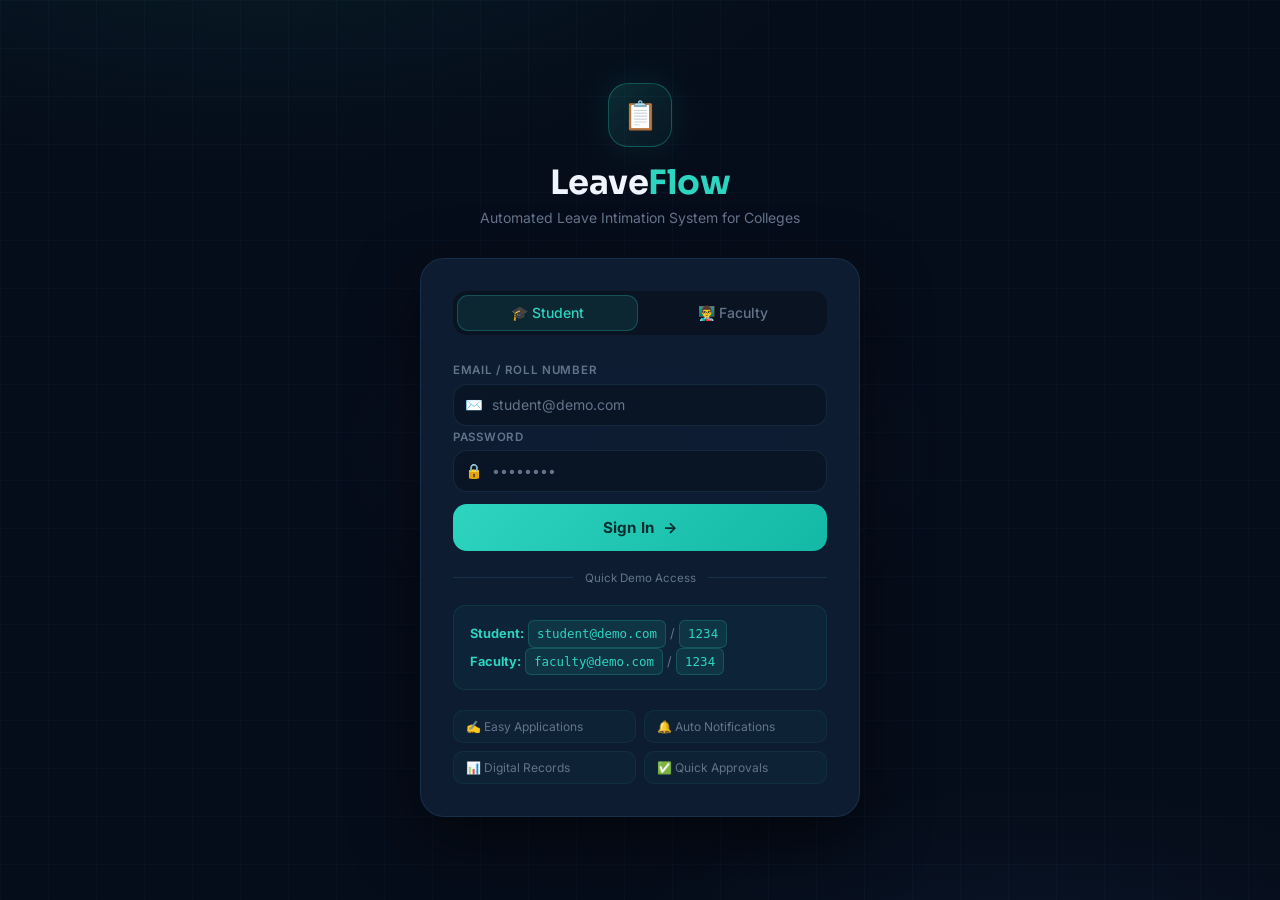
<file: index.html>
﻿<!DOCTYPE html>
<html lang="en">
<head>
  <meta charset="UTF-8"/>
  <meta name="viewport" content="width=device-width, initial-scale=1.0"/>
  <title>LeaveFlow — Login</title>
  <link rel="stylesheet" href="frontend/assets/styles/main.css"/>
  <link rel="stylesheet" href="frontend/assets/styles/components.css"/>
  <style>
    body{display:flex;align-items:center;justify-content:center;min-height:100vh;padding:1.5rem;}
    .login-wrap{width:100%;max-width:440px;position:relative;z-index:1;animation:fadeUp .65s cubic-bezier(.16,1,.3,1) both;}
    .login-brand{text-align:center;margin-bottom:2rem;}
    .login-logo{width:64px;height:64px;background:linear-gradient(135deg,rgba(45,212,191,.15),rgba(45,212,191,.05));border:1px solid rgba(45,212,191,.3);border-radius:20px;display:flex;align-items:center;justify-content:center;margin:0 auto 1rem;font-size:28px;box-shadow:0 0 40px rgba(45,212,191,.12);}
    .login-brand h1{font-family:'Sora',sans-serif;font-size:2.1rem;color:var(--text-1);letter-spacing:-.5px;}
    .login-brand h1 span{color:var(--teal);}
    .login-brand p{color:var(--text-3);font-size:.875rem;margin-top:.35rem;}
    .login-card{background:rgba(15,30,53,.9);border:1px solid var(--border);border-radius:24px;padding:2rem;backdrop-filter:blur(24px);box-shadow:0 24px 64px rgba(0,0,0,.5);}
    .role-tabs{display:flex;gap:4px;background:rgba(0,0,0,.3);border-radius:14px;padding:4px;margin-bottom:1.75rem;}
    .role-tab{flex:1;padding:.55rem;border:1px solid transparent;background:transparent;color:var(--text-3);font-family:'Inter',sans-serif;font-size:.875rem;font-weight:500;cursor:pointer;border-radius:11px;transition:all var(--transition);}
    .role-tab.active{background:var(--teal-dim);color:var(--teal);border-color:rgba(45,212,191,.25);}
    .login-error{display:none;color:var(--rejected);font-size:.82rem;margin-top:.75rem;padding:.6rem .875rem;background:var(--rejected-bg);border:1px solid rgba(248,113,113,.25);border-radius:10px;text-align:center;}
    .btn-login{width:100%;padding:.875rem;background:linear-gradient(135deg,var(--teal),#14b8a6);color:#042f2e;border:none;border-radius:14px;font-family:'Inter',sans-serif;font-size:.95rem;font-weight:700;cursor:pointer;margin-top:.5rem;transition:all .2s;letter-spacing:.3px;}
    .btn-login:hover{transform:translateY(-1px);box-shadow:0 8px 28px rgba(45,212,191,.3);}
    .btn-login:disabled{opacity:.6;cursor:not-allowed;transform:none;}
    .demo-box{margin-top:1.25rem;padding:.875rem 1rem;background:rgba(45,212,191,.04);border:1px solid rgba(45,212,191,.1);border-radius:12px;font-size:.8rem;color:var(--text-3);line-height:1.9;}
    .demo-box strong{color:var(--teal);}
    .demo-chip{display:inline-block;background:rgba(45,212,191,.1);border:1px solid rgba(45,212,191,.2);border-radius:6px;padding:1px 8px;font-family:monospace;font-size:.78rem;color:var(--teal);cursor:pointer;transition:background .15s;}
    .demo-chip:hover{background:rgba(45,212,191,.2);}
    .feat-grid{display:grid;grid-template-columns:1fr 1fr;gap:.5rem;margin-top:1.25rem;}
    .feat-chip{display:flex;align-items:center;gap:7px;padding:.5rem .75rem;background:rgba(45,212,191,.03);border:1px solid rgba(45,212,191,.07);border-radius:10px;font-size:.75rem;color:var(--text-3);}
  </style>
</head>
<body>
<div class="bg-mesh"></div>
<div class="bg-grid"></div>

<div class="login-wrap">
  <div class="login-brand">
    <div class="login-logo">📋</div>
    <h1>Leave<span>Flow</span></h1>
    <p>Automated Leave Intimation System for Colleges</p>
  </div>

  <div class="login-card">
    <div class="role-tabs">
      <button class="role-tab active" id="tab-student" onclick="setRole('student')">🎓 Student</button>
      <button class="role-tab" id="tab-faculty" onclick="setRole('faculty')">👨‍🏫 Faculty</button>
    </div>

    <div class="form-group">
      <label class="form-label">Email / Roll Number</label>
      <div class="input-group">
        <span class="input-icon">✉️</span>
        <input type="text" class="form-control" id="login-email" placeholder="student@demo.com" autocomplete="username"/>
      </div>
    </div>

    <div class="form-group">
      <label class="form-label">Password</label>
      <div class="input-group">
        <span class="input-icon">🔒</span>
        <input type="password" class="form-control" id="login-pass" placeholder="••••••••" autocomplete="current-password"/>
      </div>
    </div>

    <div class="login-error" id="login-error"></div>

    <button class="btn-login" id="login-btn" onclick="login()">Sign In &nbsp;→</button>

    <div class="divider"><span>Quick Demo Access</span></div>

    <div class="demo-box">
      <strong>Student:</strong> <span class="demo-chip" onclick="fillDemo('student')">student@demo.com</span> / <span class="demo-chip" onclick="fillDemo('student')">1234</span><br>
      <strong>Faculty:</strong> <span class="demo-chip" onclick="fillDemo('faculty')">faculty@demo.com</span> / <span class="demo-chip" onclick="fillDemo('faculty')">1234</span>
    </div>

    <div class="feat-grid">
      <div class="feat-chip">✍️ Easy Applications</div>
      <div class="feat-chip">🔔 Auto Notifications</div>
      <div class="feat-chip">📊 Digital Records</div>
      <div class="feat-chip">✅ Quick Approvals</div>
    </div>
  </div>
</div>

<script src="frontend/assets/scripts/storage.js"></script>
<script>
let currentRole = 'student';

function setRole(role) {
  currentRole = role;
  document.getElementById('tab-student').classList.toggle('active', role === 'student');
  document.getElementById('tab-faculty').classList.toggle('active', role === 'faculty');
  document.getElementById('login-email').value = '';
  document.getElementById('login-pass').value = '';
  document.getElementById('login-error').style.display = 'none';
  document.getElementById('login-email').placeholder = role === 'student' ? 'student@demo.com' : 'faculty@demo.com';
}

function fillDemo(role) {
  setRole(role);
  document.getElementById('login-email').value = role === 'student' ? 'student@demo.com' : 'faculty@demo.com';
  document.getElementById('login-pass').value = '1234';
}

function login() {
  const email = document.getElementById('login-email').value.trim();
  const pass = document.getElementById('login-pass').value.trim();
  const btn = document.getElementById('login-btn');
  const err = document.getElementById('login-error');

  if (!email || !pass) {
    err.textContent = '⚠ Please enter your credentials.';
    err.style.display = 'block';
    setTimeout(() => err.style.display = 'none', 3500);
    return;
  }

  btn.disabled = true;
  btn.innerHTML = '<span class="spinner"></span> Signing in…';

  setTimeout(() => {
    if (currentRole === 'student' && email === 'student@demo.com' && pass === '1234') {
      Storage.setUser({role:'student', name:'Arjun Sharma', id:'CS2021045', dept:'Computer Science', year:'3rd Year', faculty:'Dr. Priya Nair'});
      window.location.href = 'frontend/pages/student-dashboard.html';
    } else if (currentRole === 'faculty' && email === 'faculty@demo.com' && pass === '1234') {
      Storage.setUser({role:'faculty', name:'Dr. Priya Nair', id:'FAC2015', dept:'Computer Science', designation:'Associate Professor'});
      window.location.href = 'frontend/pages/faculty-dashboard.html';
    } else {
      btn.disabled = false;
      btn.innerHTML = 'Sign In &nbsp;→';
      err.textContent = '⚠ Invalid credentials. Use the demo accounts below.';
      err.style.display = 'block';
      setTimeout(() => err.style.display = 'none', 4000);
    }
  }, 650);
}

document.addEventListener('DOMContentLoaded', () => {
  Storage.seed();
  document.getElementById('login-email').addEventListener('keydown', e => { if (e.key === 'Enter') login(); });
  document.getElementById('login-pass').addEventListener('keydown', e => { if (e.key === 'Enter') login(); });
});
</script>
</body>
</html>
</file>
<file: frontend/assets/styles/main.css>
/* ============================================================
   LeaveFlow — Base Styles & Design Tokens
   ============================================================ */
@import url('https://fonts.googleapis.com/css2?family=Inter:wght@300;400;500;600;700&family=Sora:wght@400;600;700&display=swap');

:root {
  /* Palette */
  --bg:            #060d1a;
  --bg-2:          #0b1628;
  --bg-3:          #0f1e35;
  --surface:       rgba(15, 30, 53, 0.85);
  --surface-2:     rgba(20, 40, 70, 0.6);
  --border:        rgba(99, 179, 237, 0.12);
  --border-hover:  rgba(99, 179, 237, 0.28);

  /* Accent */
  --teal:          #2dd4bf;
  --teal-dim:      rgba(45, 212, 191, 0.10);
  --teal-glow:     rgba(45, 212, 191, 0.20);
  --blue:          #60a5fa;
  --blue-dim:      rgba(96, 165, 250, 0.10);
  --purple:        #a78bfa;

  /* Status */
  --pending:       #fbbf24;
  --pending-bg:    rgba(251, 191, 36, 0.10);
  --approved:      #34d399;
  --approved-bg:   rgba(52, 211, 153, 0.10);
  --rejected:      #f87171;
  --rejected-bg:   rgba(248, 113, 113, 0.10);

  /* Text */
  --text-1:        #f0f6ff;
  --text-2:        #94a3b8;
  --text-3:        #64748b;

  /* Misc */
  --sidebar-w:     260px;
  --radius-s:      8px;
  --radius-m:      14px;
  --radius-l:      20px;
  --radius-xl:     28px;
  --shadow-card:   0 4px 24px rgba(0,0,0,0.35);
  --shadow-glow:   0 0 40px rgba(45,212,191,0.08);
  --transition:    0.22s cubic-bezier(0.4, 0, 0.2, 1);
}

*, *::before, *::after { margin: 0; padding: 0; box-sizing: border-box; }
html { scroll-behavior: smooth; }

body {
  font-family: 'Inter', sans-serif;
  background: var(--bg);
  color: var(--text-2);
  min-height: 100vh;
  -webkit-font-smoothing: antialiased;
  overflow-x: hidden;
}

/* ── Scrollbar ── */
::-webkit-scrollbar { width: 5px; height: 5px; }
::-webkit-scrollbar-track { background: transparent; }
::-webkit-scrollbar-thumb { background: rgba(99,179,237,0.18); border-radius: 10px; }
::-webkit-scrollbar-thumb:hover { background: rgba(99,179,237,0.35); }

/* ── Background mesh ── */
.bg-mesh {
  position: fixed; inset: 0; z-index: 0; pointer-events: none;
  background:
    radial-gradient(ellipse 80% 50% at 20% -10%, rgba(45,212,191,0.07) 0%, transparent 60%),
    radial-gradient(ellipse 60% 40% at 80% 110%, rgba(96,165,250,0.06) 0%, transparent 60%),
    radial-gradient(ellipse 40% 30% at 50% 50%, rgba(167,139,250,0.03) 0%, transparent 70%);
}
.bg-grid {
  position: fixed; inset: 0; z-index: 0; pointer-events: none;
  background-image:
    linear-gradient(rgba(99,179,237,0.03) 1px, transparent 1px),
    linear-gradient(90deg, rgba(99,179,237,0.03) 1px, transparent 1px);
  background-size: 48px 48px;
}

/* ── Typography ── */
h1, h2, h3, h4 { font-family: 'Sora', sans-serif; color: var(--text-1); line-height: 1.2; }

/* ── Animations ── */
@keyframes fadeUp   { from { opacity:0; transform:translateY(20px); } to { opacity:1; transform:translateY(0); } }
@keyframes fadeIn   { from { opacity:0; transform:translateY(8px);  } to { opacity:1; transform:translateY(0); } }
@keyframes scaleIn  { from { opacity:0; transform:scale(0.95);      } to { opacity:1; transform:scale(1);     } }
@keyframes pulse    { 0%,100% { opacity:1; } 50% { opacity:0.5; } }
@keyframes shimmer  { from { background-position: -200% 0; } to { background-position: 200% 0; } }
@keyframes spin     { to { transform: rotate(360deg); } }
@keyframes countUp  { from { opacity:0; transform:translateY(10px); } to { opacity:1; transform:translateY(0); } }

.anim-fadeup  { animation: fadeUp  0.6s cubic-bezier(0.16,1,0.3,1) both; }
.anim-fadein  { animation: fadeIn  0.3s ease both; }
.anim-scalein { animation: scaleIn 0.3s ease both; }

/* ── Spinner ── */
.spinner {
  display: inline-block; width: 16px; height: 16px;
  border: 2px solid rgba(6,13,26,0.3);
  border-top-color: var(--bg);
  border-radius: 50%;
  animation: spin 0.7s linear infinite;
  vertical-align: middle;
}
</file>
<file: frontend/assets/styles/components.css>
/* ============================================================
   LeaveFlow — UI Components
   ============================================================ */

/* ══ BUTTONS ══ */
.btn {
  display: inline-flex; align-items: center; justify-content: center; gap: 7px;
  padding: 0.65rem 1.4rem;
  border: none; border-radius: var(--radius-m);
  font-family: 'Inter', sans-serif; font-size: 0.875rem; font-weight: 600;
  cursor: pointer; transition: all var(--transition);
  white-space: nowrap; letter-spacing: 0.2px;
  position: relative; overflow: hidden;
}
.btn::after {
  content: ''; position: absolute; inset: 0;
  background: rgba(255,255,255,0); transition: background var(--transition);
}
.btn:hover::after { background: rgba(255,255,255,0.06); }
.btn:active { transform: scale(0.97); }
.btn:disabled { opacity: 0.5; cursor: not-allowed; transform: none !important; }

.btn-primary {
  background: linear-gradient(135deg, var(--teal) 0%, #14b8a6 100%);
  color: #042f2e;
  box-shadow: 0 4px 16px rgba(45,212,191,0.25);
}
.btn-primary:hover { box-shadow: 0 6px 24px rgba(45,212,191,0.38); transform: translateY(-1px); }

.btn-secondary {
  background: var(--surface-2);
  color: var(--text-2);
  border: 1px solid var(--border);
}
.btn-secondary:hover { border-color: var(--border-hover); color: var(--text-1); }

.btn-danger {
  background: var(--rejected-bg);
  color: var(--rejected);
  border: 1px solid rgba(248,113,113,0.25);
}
.btn-danger:hover { background: rgba(248,113,113,0.18); }

.btn-success {
  background: var(--approved-bg);
  color: var(--approved);
  border: 1px solid rgba(52,211,153,0.25);
}
.btn-success:hover { background: rgba(52,211,153,0.18); }

.btn-ghost {
  background: transparent; color: var(--text-2);
  border: 1px solid var(--border);
}
.btn-ghost:hover { background: var(--surface-2); color: var(--text-1); border-color: var(--border-hover); }

.btn-sm { padding: 0.4rem 0.9rem; font-size: 0.78rem; border-radius: var(--radius-s); }
.btn-lg { padding: 0.85rem 2rem; font-size: 0.95rem; }
.btn-full { width: 100%; }

.btn-icon {
  width: 36px; height: 36px; padding: 0;
  border-radius: var(--radius-s);
  background: var(--surface-2); border: 1px solid var(--border);
  color: var(--text-2); font-size: 1rem;
  display: inline-flex; align-items: center; justify-content: center;
  cursor: pointer; transition: all var(--transition);
}
.btn-icon:hover { background: var(--teal-dim); border-color: var(--border-hover); color: var(--teal); }

/* ══ CARDS ══ */
.card {
  background: var(--surface);
  border: 1px solid var(--border);
  border-radius: var(--radius-l);
  padding: 1.5rem;
  backdrop-filter: blur(20px);
  box-shadow: var(--shadow-card);
  transition: border-color var(--transition), box-shadow var(--transition);
}
.card:hover { border-color: var(--border-hover); }

.card-header {
  display: flex; align-items: center; justify-content: space-between;
  margin-bottom: 1.25rem;
}
.card-title {
  font-family: 'Sora', sans-serif;
  font-size: 0.95rem; font-weight: 600;
  color: var(--text-1);
  display: flex; align-items: center; gap: 8px;
}
.card-title .icon {
  width: 30px; height: 30px;
  background: var(--teal-dim); border-radius: var(--radius-s);
  display: flex; align-items: center; justify-content: center;
  font-size: 0.9rem;
}

/* ══ STAT CARDS ══ */
.stats-grid {
  display: grid;
  grid-template-columns: repeat(4, 1fr);
  gap: 1rem;
  margin-bottom: 1.75rem;
}
.stat-card {
  background: var(--surface);
  border: 1px solid var(--border);
  border-radius: var(--radius-l);
  padding: 1.35rem 1.4rem;
  position: relative; overflow: hidden;
  transition: all var(--transition);
  cursor: default;
}
.stat-card::before {
  content: ''; position: absolute;
  top: 0; left: 0; right: 0; height: 2px;
  background: var(--teal);
  opacity: 0; transition: opacity var(--transition);
}
.stat-card:hover { border-color: var(--border-hover); transform: translateY(-2px); box-shadow: 0 8px 32px rgba(0,0,0,0.3); }
.stat-card:hover::before { opacity: 1; }

.stat-card.c-teal::before   { background: var(--teal); }
.stat-card.c-blue::before   { background: var(--blue); }
.stat-card.c-yellow::before { background: var(--pending); }
.stat-card.c-red::before    { background: var(--rejected); }
.stat-card.c-purple::before { background: var(--purple); }

.stat-icon {
  width: 38px; height: 38px;
  border-radius: var(--radius-s);
  display: flex; align-items: center; justify-content: center;
  font-size: 1.1rem; margin-bottom: 0.85rem;
}
.c-teal   .stat-icon { background: var(--teal-dim);    }
.c-blue   .stat-icon { background: var(--blue-dim);    }
.c-yellow .stat-icon { background: var(--pending-bg);  }
.c-red    .stat-icon { background: var(--rejected-bg); }
.c-purple .stat-icon { background: rgba(167,139,250,0.1); }

.stat-value {
  font-family: 'Sora', sans-serif;
  font-size: 2rem; font-weight: 700;
  color: var(--text-1); line-height: 1;
  animation: countUp 0.5s ease both;
}
.c-teal   .stat-value { color: var(--teal);    }
.c-blue   .stat-value { color: var(--blue);    }
.c-yellow .stat-value { color: var(--pending); }
.c-red    .stat-value { color: var(--rejected);}
.c-purple .stat-value { color: var(--purple);  }

.stat-label { font-size: 0.75rem; color: var(--text-3); text-transform: uppercase; letter-spacing: 0.7px; margin-top: 0.35rem; }
.stat-sub   { font-size: 0.72rem; color: var(--text-3); margin-top: 0.2rem; }

/* ══ BADGES ══ */
.badge {
  display: inline-flex; align-items: center; gap: 4px;
  padding: 0.2rem 0.65rem;
  border-radius: 100px;
  font-size: 0.7rem; font-weight: 600;
  letter-spacing: 0.4px; white-space: nowrap;
}
.badge-pending  { background: var(--pending-bg);  color: var(--pending);  border: 1px solid rgba(251,191,36,0.25); }
.badge-approved { background: var(--approved-bg); color: var(--approved); border: 1px solid rgba(52,211,153,0.25); }
.badge-rejected { background: var(--rejected-bg); color: var(--rejected); border: 1px solid rgba(248,113,113,0.25); }
.badge-info     { background: var(--blue-dim);    color: var(--blue);     border: 1px solid rgba(96,165,250,0.25); }
.badge-dot::before { content: '●'; font-size: 0.5rem; }

/* ══ FORM ELEMENTS ══ */
.form-grid   { display: grid; grid-template-columns: 1fr 1fr; gap: 1rem; }
.form-grid-3 { display: grid; grid-template-columns: 1fr 1fr 1fr; gap: 1rem; }
.form-group  { display: flex; flex-direction: column; gap: 0.4rem; margin-bottom: 0.25rem; }

.form-label {
  font-size: 0.72rem; font-weight: 600;
  color: var(--text-3); text-transform: uppercase; letter-spacing: 0.7px;
}

.form-control {
  width: 100%;
  padding: 0.72rem 1rem;
  background: rgba(0,0,0,0.25);
  border: 1px solid var(--border);
  border-radius: var(--radius-m);
  color: var(--text-1);
  font-family: 'Inter', sans-serif; font-size: 0.875rem;
  outline: none;
  transition: border-color var(--transition), box-shadow var(--transition), background var(--transition);
}
.form-control:focus {
  border-color: rgba(45,212,191,0.45);
  box-shadow: 0 0 0 3px rgba(45,212,191,0.08);
  background: rgba(0,0,0,0.35);
}
.form-control::placeholder { color: var(--text-3); }
.form-control[readonly]    { opacity: 0.6; cursor: default; }
.form-control option       { background: var(--bg-3); }
textarea.form-control      { resize: vertical; min-height: 90px; line-height: 1.6; }

.input-group { position: relative; }
.input-group .input-icon {
  position: absolute; left: 12px; top: 50%; transform: translateY(-50%);
  font-size: 0.9rem; pointer-events: none; color: var(--text-3);
}
.input-group .form-control { padding-left: 2.4rem; }

/* ══ TABLE ══ */
.table-wrap { overflow-x: auto; border-radius: var(--radius-m); }
table { width: 100%; border-collapse: collapse; font-size: 0.85rem; }
thead tr { border-bottom: 1px solid var(--border); }
thead th {
  padding: 0.7rem 1rem;
  text-align: left;
  font-size: 0.68rem; font-weight: 700;
  color: var(--text-3); text-transform: uppercase; letter-spacing: 0.8px;
  white-space: nowrap;
}
tbody td {
  padding: 0.9rem 1rem;
  border-bottom: 1px solid rgba(99,179,237,0.05);
  color: var(--text-2);
  vertical-align: middle;
}
tbody tr:last-child td { border-bottom: none; }
tbody tr { transition: background var(--transition); }
tbody tr:hover td { background: rgba(45,212,191,0.03); }
.td-primary { color: var(--text-1) !important; font-weight: 500; }
.td-muted   { color: var(--text-3) !important; font-size: 0.78rem; }
.td-clip    { max-width: 160px; white-space: nowrap; overflow: hidden; text-overflow: ellipsis; }

/* ══ NOTIFICATIONS ══ */
.notif-list { display: flex; flex-direction: column; }
.notif-item {
  display: flex; gap: 12px; align-items: flex-start;
  padding: 0.9rem 0.75rem;
  border-radius: var(--radius-m);
  transition: background var(--transition);
  cursor: default;
}
.notif-item:hover { background: var(--surface-2); }
.notif-item + .notif-item { border-top: 1px solid rgba(99,179,237,0.05); }
.notif-item.unread { background: rgba(45,212,191,0.03); }

.notif-dot {
  width: 8px; height: 8px; border-radius: 50%;
  margin-top: 6px; flex-shrink: 0;
}
.dot-teal   { background: var(--teal);    box-shadow: 0 0 8px rgba(45,212,191,0.6); }
.dot-yellow { background: var(--pending); box-shadow: 0 0 8px rgba(251,191,36,0.6); }
.dot-red    { background: var(--rejected);box-shadow: 0 0 8px rgba(248,113,113,0.6); }

.notif-body p    { font-size: 0.85rem; color: var(--text-2); line-height: 1.45; }
.notif-body span { font-size: 0.72rem; color: var(--text-3); margin-top: 0.2rem; display: block; }

/* ══ TOAST ══ */
.toast-container {
  position: fixed; top: 1.25rem; right: 1.25rem;
  z-index: 9999; display: flex; flex-direction: column; gap: 0.5rem;
  pointer-events: none;
}
.toast {
  background: var(--bg-3);
  border: 1px solid var(--border);
  border-radius: var(--radius-l);
  padding: 1rem 1.25rem;
  min-width: 280px; max-width: 340px;
  box-shadow: 0 16px 48px rgba(0,0,0,0.5);
  transform: translateX(120%);
  transition: transform 0.4s cubic-bezier(0.34,1.56,0.64,1);
  pointer-events: all;
  display: flex; gap: 10px; align-items: flex-start;
}
.toast.show { transform: translateX(0); }
.toast-icon { font-size: 1.1rem; flex-shrink: 0; margin-top: 1px; }
.toast-content {}
.toast-title { font-size: 0.875rem; font-weight: 600; color: var(--text-1); margin-bottom: 0.15rem; }
.toast-msg   { font-size: 0.78rem; color: var(--text-2); line-height: 1.4; }
.toast.t-success { border-color: rgba(52,211,153,0.3); }
.toast.t-success .toast-title { color: var(--approved); }
.toast.t-error   { border-color: rgba(248,113,113,0.3); }
.toast.t-error   .toast-title { color: var(--rejected); }
.toast.t-warning { border-color: rgba(251,191,36,0.3); }
.toast.t-warning .toast-title { color: var(--pending); }

/* ══ MODAL ══ */
.modal-overlay {
  display: none; position: fixed; inset: 0;
  background: rgba(0,0,0,0.75);
  z-index: 500; align-items: center; justify-content: center;
  backdrop-filter: blur(6px);
  padding: 1rem;
}
.modal-overlay.open { display: flex; }
.modal {
  background: var(--bg-3);
  border: 1px solid var(--border-hover);
  border-radius: var(--radius-xl);
  padding: 2rem;
  width: 100%; max-width: 520px;
  animation: scaleIn 0.3s ease;
  box-shadow: 0 32px 80px rgba(0,0,0,0.6);
  max-height: 90vh; overflow-y: auto;
}
.modal-header { display: flex; align-items: center; justify-content: space-between; margin-bottom: 1.5rem; }
.modal-header h3 { font-size: 1.2rem; }
.modal-close {
  width: 32px; height: 32px; border-radius: var(--radius-s);
  background: var(--surface-2); border: 1px solid var(--border);
  color: var(--text-2); font-size: 1rem;
  display: flex; align-items: center; justify-content: center;
  cursor: pointer; transition: all var(--transition);
}
.modal-close:hover { background: var(--rejected-bg); color: var(--rejected); border-color: rgba(248,113,113,0.3); }
.modal-grid { display: grid; grid-template-columns: 1fr 1fr; gap: 0.75rem; }
.modal-field label { font-size: 0.68rem; font-weight: 600; color: var(--text-3); text-transform: uppercase; letter-spacing: 0.7px; display: block; margin-bottom: 0.2rem; }
.modal-field p { font-size: 0.875rem; color: var(--text-1); }
.modal-actions { display: flex; gap: 0.75rem; margin-top: 1.5rem; flex-wrap: wrap; }

/* ══ PROGRESS BAR ══ */
.progress-wrap { height: 5px; background: rgba(99,179,237,0.1); border-radius: 10px; overflow: hidden; }
.progress-fill { height: 100%; border-radius: 10px; transition: width 0.8s cubic-bezier(0.4,0,0.2,1); }
.progress-fill.teal   { background: linear-gradient(90deg, var(--teal), #14b8a6); }
.progress-fill.yellow { background: linear-gradient(90deg, var(--pending), #f59e0b); }
.progress-fill.red    { background: linear-gradient(90deg, var(--rejected), #ef4444); }

/* ══ DIVIDER ══ */
.divider { display: flex; align-items: center; gap: 0.75rem; margin: 1.25rem 0; }
.divider::before, .divider::after { content: ''; flex: 1; height: 1px; background: var(--border); }
.divider span { font-size: 0.72rem; color: var(--text-3); white-space: nowrap; }

/* ══ EMPTY STATE ══ */
.empty-state {
  display: flex; flex-direction: column; align-items: center;
  padding: 2.5rem 1rem; text-align: center;
}
.empty-icon { font-size: 2.5rem; margin-bottom: 0.75rem; opacity: 0.6; }
.empty-state p { font-size: 0.875rem; color: var(--text-3); }

/* ══ QUICK STAT ROW ══ */
.qs-row {
  display: flex; justify-content: space-between; align-items: center;
  padding: 0.65rem 0;
  border-bottom: 1px solid rgba(99,179,237,0.05);
  font-size: 0.85rem;
}
.qs-row:last-child { border-bottom: none; }
.qs-label { color: var(--text-2); }
.qs-val   { font-weight: 600; color: var(--text-1); }

/* ══ REPORT BAR ══ */
.rpt-bar { margin-bottom: 1rem; }
.rpt-bar-header { display: flex; justify-content: space-between; margin-bottom: 0.4rem; font-size: 0.82rem; }
.rpt-bar-label  { color: var(--text-2); text-transform: capitalize; }
.rpt-bar-count  { color: var(--text-3); }

/* ══ UPCOMING ITEM ══ */
.upcoming-item {
  padding: 0.85rem 0;
  border-bottom: 1px solid rgba(99,179,237,0.05);
}
.upcoming-item:last-child { border-bottom: none; }
.upcoming-row { display: flex; justify-content: space-between; align-items: center; gap: 0.5rem; }
.upcoming-title { font-size: 0.875rem; color: var(--text-1); font-weight: 500; text-transform: capitalize; }
.upcoming-meta  { font-size: 0.75rem; color: var(--text-3); margin-top: 0.25rem; }

/* ══ CALENDAR ══ */
.cal-nav { display: flex; justify-content: space-between; align-items: center; margin-bottom: 1rem; }
.cal-nav h3 { font-size: 0.95rem; font-weight: 600; color: var(--text-1); font-family: 'Sora', sans-serif; }
.cal-nav-btn {
  width: 30px; height: 30px; border-radius: var(--radius-s);
  background: var(--surface-2); border: 1px solid var(--border);
  color: var(--text-2); font-size: 1rem;
  display: flex; align-items: center; justify-content: center;
  cursor: pointer; transition: all var(--transition);
}
.cal-nav-btn:hover { background: var(--teal-dim); border-color: var(--border-hover); color: var(--teal); }
.cal-grid { display: grid; grid-template-columns: repeat(7, 1fr); gap: 3px; }
.cal-day-label { font-size: 0.65rem; font-weight: 600; color: var(--text-3); text-align: center; padding: 0.3rem 0; text-transform: uppercase; letter-spacing: 0.5px; }
.cal-day {
  aspect-ratio: 1; display: flex; align-items: center; justify-content: center;
  font-size: 0.78rem; border-radius: var(--radius-s);
  cursor: pointer; transition: all 0.15s;
  color: var(--text-3); border: 1px solid transparent;
}
.cal-day:hover:not(.empty) { background: var(--surface-2); color: var(--text-1); }
.cal-day.today  { background: var(--teal-dim); color: var(--teal); font-weight: 700; border-color: rgba(45,212,191,0.3); }
.cal-day.leave  { background: var(--pending-bg); color: var(--pending); font-weight: 600; }
.cal-day.approved-day { background: var(--approved-bg); color: var(--approved); }
.cal-day.empty  { cursor: default; }
.cal-legend { display: flex; gap: 1rem; margin-top: 0.85rem; flex-wrap: wrap; }
.cal-legend-item { display: flex; align-items: center; gap: 5px; font-size: 0.7rem; color: var(--text-3); }
.cal-legend-dot { width: 10px; height: 10px; border-radius: 3px; }

/* ══ PROFILE ══ */
.profile-grid { display: grid; grid-template-columns: 1fr 1fr; gap: 1.1rem; }
.profile-field label { font-size: 0.68rem; font-weight: 600; color: var(--text-3); text-transform: uppercase; letter-spacing: 0.7px; display: block; margin-bottom: 0.25rem; }
.profile-field p { font-size: 0.875rem; color: var(--text-1); }
.avatar-lg {
  width: 68px; height: 68px; border-radius: 50%;
  display: flex; align-items: center; justify-content: center;
  font-family: 'Sora', sans-serif; font-size: 1.4rem; font-weight: 700;
  flex-shrink: 0;
}
.avatar-student { background: var(--teal-dim); border: 2px solid rgba(45,212,191,0.3); color: var(--teal); }
.avatar-faculty { background: var(--blue-dim); border: 2px solid rgba(96,165,250,0.3); color: var(--blue); }

/* ══ RESPONSIVE ══ */
@media (max-width: 1100px) {
  .stats-grid { grid-template-columns: repeat(2, 1fr); }
}
@media (max-width: 700px) {
  .stats-grid { grid-template-columns: 1fr 1fr; }
  .form-grid, .form-grid-3 { grid-template-columns: 1fr; }
  .modal { padding: 1.5rem; }
  .modal-grid { grid-template-columns: 1fr; }
}
</file>
<file: frontend/assets/styles/dashboard.css>
/* ============================================================
   LeaveFlow — Dashboard Layout
   ============================================================ */

body.dash { display: flex; min-height: 100vh; }

/* ══ SIDEBAR ══ */
.sidebar {
  width: var(--sidebar-w);
  background: rgba(11, 22, 40, 0.95);
  border-right: 1px solid var(--border);
  display: flex; flex-direction: column;
  position: fixed; top: 0; bottom: 0; left: 0;
  z-index: 100;
  backdrop-filter: blur(20px);
  transition: transform 0.3s cubic-bezier(0.4,0,0.2,1);
}

/* Brand */
.sidebar-brand {
  padding: 1.5rem 1.5rem 1.25rem;
  border-bottom: 1px solid var(--border);
  display: flex; align-items: center; gap: 10px;
}
.brand-mark {
  width: 36px; height: 36px; border-radius: 10px;
  background: linear-gradient(135deg, var(--teal-dim), rgba(45,212,191,0.05));
  border: 1px solid rgba(45,212,191,0.25);
  display: flex; align-items: center; justify-content: center;
  font-size: 1.1rem; flex-shrink: 0;
}
.brand-text h2 {
  font-family: 'Sora', sans-serif;
  font-size: 1.15rem; font-weight: 700;
  color: var(--text-1); line-height: 1;
}
.brand-text h2 span { color: var(--teal); }
.brand-text p { font-size: 0.65rem; color: var(--text-3); margin-top: 0.2rem; letter-spacing: 0.5px; text-transform: uppercase; }

/* User */
.sidebar-user {
  padding: 1rem 1.25rem;
  border-bottom: 1px solid var(--border);
  display: flex; align-items: center; gap: 0.75rem;
}
.sidebar-avatar {
  width: 38px; height: 38px; border-radius: 50%; flex-shrink: 0;
  display: flex; align-items: center; justify-content: center;
  font-family: 'Sora', sans-serif; font-size: 0.82rem; font-weight: 700;
}
.sidebar-avatar.student { background: var(--teal-dim); border: 1.5px solid rgba(45,212,191,0.3); color: var(--teal); }
.sidebar-avatar.faculty { background: var(--blue-dim); border: 1.5px solid rgba(96,165,250,0.3); color: var(--blue); }
.sidebar-user-info { overflow: hidden; }
.sidebar-user-name { font-size: 0.85rem; font-weight: 600; color: var(--text-1); white-space: nowrap; overflow: hidden; text-overflow: ellipsis; }
.sidebar-user-meta { font-size: 0.7rem; color: var(--text-3); margin-top: 0.1rem; white-space: nowrap; overflow: hidden; text-overflow: ellipsis; }

/* Nav */
nav.sidebar-nav { flex: 1; padding: 0.75rem; overflow-y: auto; }
.nav-section {
  font-size: 0.6rem; font-weight: 700;
  color: var(--text-3); text-transform: uppercase; letter-spacing: 1.2px;
  padding: 0.3rem 0.75rem;
  margin: 0.85rem 0 0.3rem;
}
.nav-item {
  display: flex; align-items: center; gap: 10px;
  padding: 0.62rem 0.75rem;
  border-radius: var(--radius-m);
  cursor: pointer; font-size: 0.85rem; font-weight: 500;
  color: var(--text-3);
  transition: all var(--transition);
  margin-bottom: 2px;
  border: 1px solid transparent;
  user-select: none;
  position: relative;
}
.nav-item:hover  { background: var(--surface-2); color: var(--text-2); border-color: var(--border); }
.nav-item.active {
  background: var(--teal-dim);
  color: var(--teal);
  border-color: rgba(45,212,191,0.2);
}
.nav-item.active .nav-icon { color: var(--teal); }
.nav-icon { font-size: 1rem; width: 20px; text-align: center; flex-shrink: 0; }
.nav-badge {
  margin-left: auto;
  background: var(--rejected);
  color: #fff;
  font-size: 0.6rem; font-weight: 700;
  padding: 2px 7px; border-radius: 100px;
  min-width: 20px; text-align: center;
  animation: pulse 2s ease infinite;
}
.nav-badge.yellow { background: var(--pending); color: #000; }

/* Footer */
.sidebar-footer {
  padding: 1rem 1.25rem;
  border-top: 1px solid var(--border);
}
.btn-logout {
  width: 100%; padding: 0.6rem 1rem;
  background: transparent;
  border: 1px solid rgba(248,113,113,0.25);
  border-radius: var(--radius-m);
  color: var(--rejected); font-size: 0.82rem; font-weight: 500;
  font-family: 'Inter', sans-serif;
  cursor: pointer; transition: all var(--transition);
  display: flex; align-items: center; justify-content: center; gap: 6px;
}
.btn-logout:hover { background: var(--rejected-bg); border-color: rgba(248,113,113,0.4); }

/* ══ MAIN ══ */
.main {
  margin-left: var(--sidebar-w);
  flex: 1; padding: 2rem 2.25rem;
  min-height: 100vh;
  max-width: calc(100vw - var(--sidebar-w));
  position: relative; z-index: 1;
}

/* ══ TOPBAR ══ */
.topbar {
  display: flex; align-items: center; justify-content: space-between;
  margin-bottom: 1.75rem;
}
.topbar-left h1 { font-size: 1.75rem; color: var(--text-1); }
.topbar-left p  { font-size: 0.85rem; color: var(--text-3); margin-top: 0.25rem; }
.topbar-right   { display: flex; align-items: center; gap: 0.75rem; }

/* ══ PAGES ══ */
.page { display: none; }
.page.active { display: block; animation: fadeIn 0.3s ease; }

/* ══ GRID LAYOUTS ══ */
.grid-2-1 { display: grid; grid-template-columns: 1.6fr 1fr; gap: 1.5rem; }
.grid-1-1 { display: grid; grid-template-columns: 1fr 1fr; gap: 1.5rem; }
.grid-1   { display: grid; grid-template-columns: 1fr; gap: 1.5rem; }

/* ══ MOBILE TOGGLE ══ */
.mobile-toggle {
  display: none; position: fixed;
  top: 1rem; left: 1rem; z-index: 200;
  width: 40px; height: 40px; border-radius: var(--radius-m);
  background: var(--bg-3); border: 1px solid var(--border);
  color: var(--teal); font-size: 1.1rem;
  align-items: center; justify-content: center;
  cursor: pointer; transition: all var(--transition);
}
.mobile-toggle:hover { background: var(--teal-dim); }

/* ══ RESPONSIVE ══ */
@media (max-width: 1100px) {
  .grid-2-1 { grid-template-columns: 1fr; }
  .grid-1-1 { grid-template-columns: 1fr; }
}
@media (max-width: 768px) {
  .sidebar { transform: translateX(-100%); }
  .sidebar.open { transform: translateX(0); box-shadow: 8px 0 40px rgba(0,0,0,0.5); }
  .main { margin-left: 0; padding: 1rem; max-width: 100vw; }
  .mobile-toggle { display: flex; }
  .topbar-left h1 { font-size: 1.4rem; }
}
</file>
